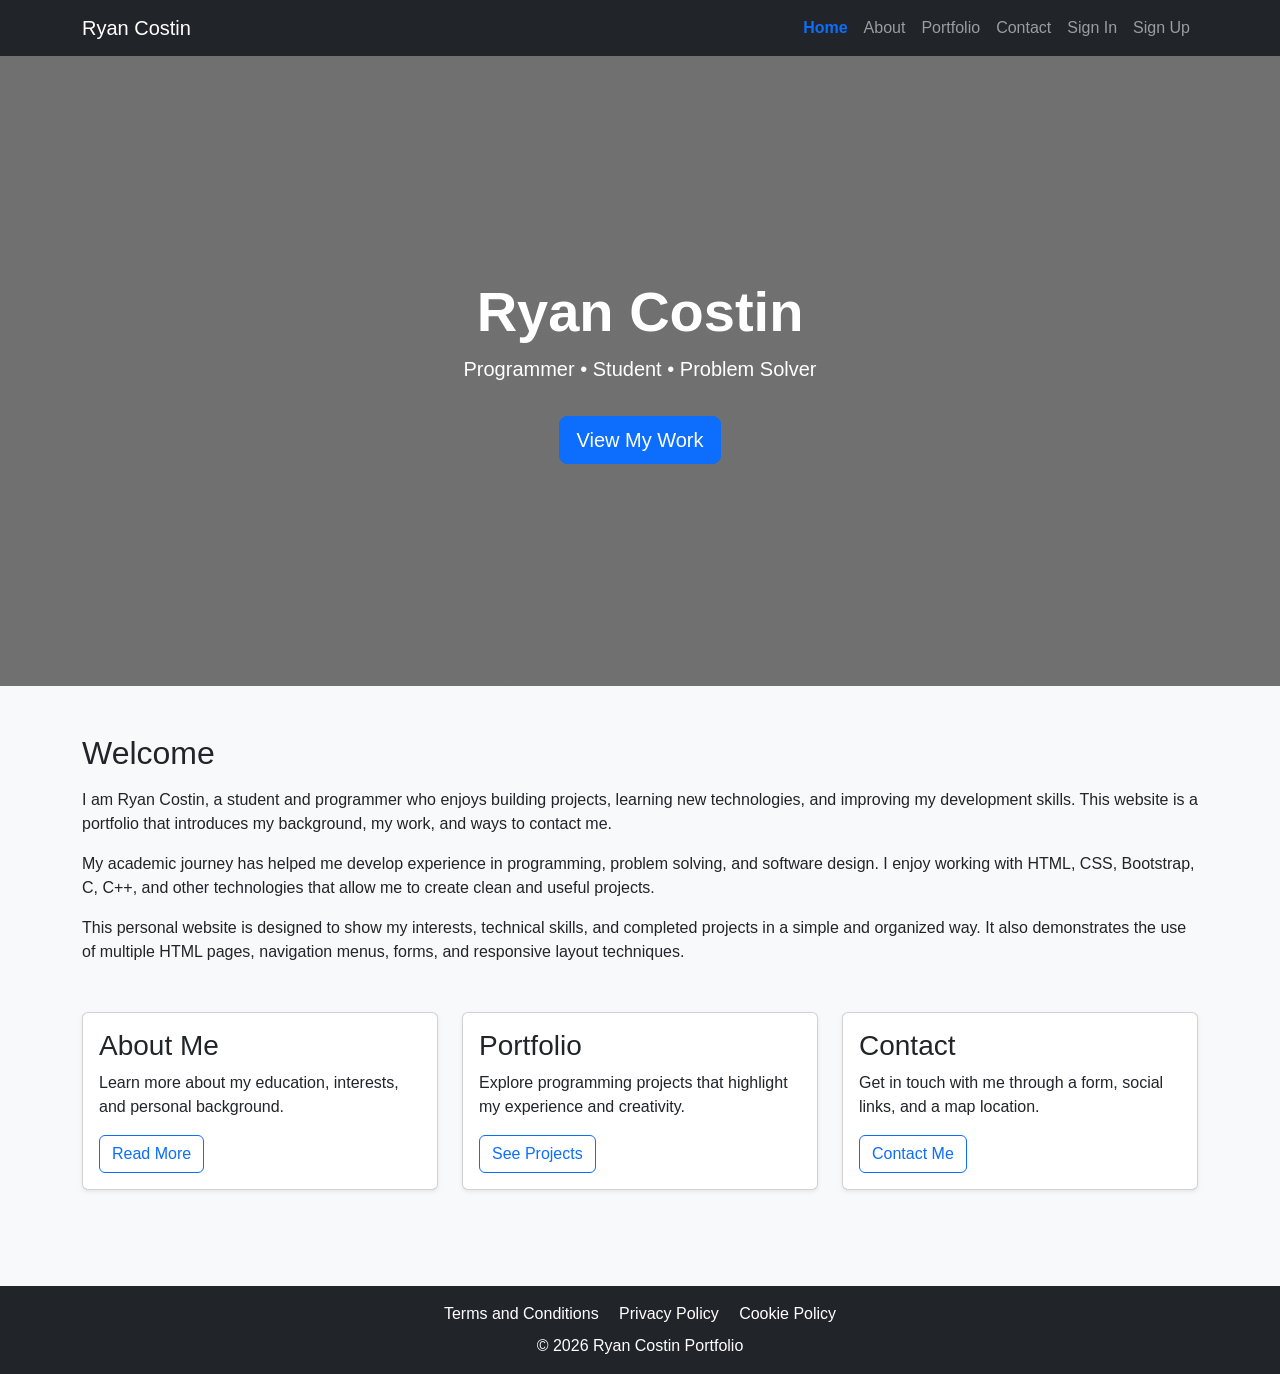
<file: Lab 5 Assignment/index.html>
<!DOCTYPE html>
  <title>Home | Ryan Costin</title>
  <link href="https://cdn.jsdelivr.net/npm/bootstrap@5.3.3/dist/css/bootstrap.min.css" rel="stylesheet">
  <link rel="stylesheet" href="style.css">
</head>
<body>
  <nav class="navbar navbar-expand-lg navbar-dark bg-dark">
    <div class="container">
      <a class="navbar-brand" href="index.html">Ryan Costin</a>
      <button class="navbar-toggler" type="button" data-bs-toggle="collapse" data-bs-target="#navMenu">
        <span class="navbar-toggler-icon"></span>
      </button>
      <div class="collapse navbar-collapse" id="navMenu">
        <ul class="navbar-nav ms-auto">
          <li class="nav-item"><a class="nav-link active" href="index.html">Home</a></li>
          <li class="nav-item"><a class="nav-link" href="about.html">About</a></li>
          <li class="nav-item"><a class="nav-link" href="portfolio.html">Portfolio</a></li>
          <li class="nav-item"><a class="nav-link" href="contact.html">Contact</a></li>
          <li class="nav-item"><a class="nav-link" href="signin.html">Sign In</a></li>
          <li class="nav-item"><a class="nav-link" href="signup.html">Sign Up</a></li>
        </ul>
      </div>
    </div>
  </nav>

  <header class="hero text-center text-white d-flex align-items-center">
    <div class="container">
      <h1 class="display-4 fw-bold">Ryan Costin</h1>
      <p class="lead">Programmer • Student • Problem Solver</p>
      <a href="portfolio.html" class="btn btn-primary btn-lg mt-3">View My Work</a>
    </div>
  </header>

  <main class="container py-5">
    <section class="mb-5">
      <h2 class="mb-3">Welcome</h2>
      <p>I am Ryan Costin, a student and programmer who enjoys building projects, learning new technologies, and improving my development skills. This website is a portfolio that introduces my background, my work, and ways to contact me.</p>
      <p>My academic journey has helped me develop experience in programming, problem solving, and software design. I enjoy working with HTML, CSS, Bootstrap, C, C++, and other technologies that allow me to create clean and useful projects.</p>
      <p>This personal website is designed to show my interests, technical skills, and completed projects in a simple and organized way. It also demonstrates the use of multiple HTML pages, navigation menus, forms, and responsive layout techniques.</p>
    </section>

    <section class="row g-4">
      <div class="col-md-4">
        <article class="card h-100 shadow-sm">
          <div class="card-body">
            <h3 class="card-title">About Me</h3>
            <p class="card-text">Learn more about my education, interests, and personal background.</p>
            <a href="about.html" class="btn btn-outline-primary">Read More</a>
          </div>
        </article>
      </div>
      <div class="col-md-4">
        <article class="card h-100 shadow-sm">
          <div class="card-body">
            <h3 class="card-title">Portfolio</h3>
            <p class="card-text">Explore programming projects that highlight my experience and creativity.</p>
            <a href="portfolio.html" class="btn btn-outline-primary">See Projects</a>
          </div>
        </article>
      </div>
      <div class="col-md-4">
        <article class="card h-100 shadow-sm">
          <div class="card-body">
            <h3 class="card-title">Contact</h3>
            <p class="card-text">Get in touch with me through a form, social links, and a map location.</p>
            <a href="contact.html" class="btn btn-outline-primary">Contact Me</a>
          </div>
        </article>
      </div>
    </section>
  </main>

  <footer class="bg-dark text-white text-center py-3 mt-5">
    <div class="container">
      <a href="terms.html" class="text-white mx-2">Terms and Conditions</a>
      <a href="privacy.html" class="text-white mx-2">Privacy Policy</a>
      <a href="cookie.html" class="text-white mx-2">Cookie Policy</a>
      <p class="mt-2 mb-0">© 2026 Ryan Costin Portfolio</p>
    </div>
  </footer>

  <script src="https://cdn.jsdelivr.net/npm/bootstrap@5.3.3/dist/js/bootstrap.bundle.min.js"></script>
</body>
</html>
</file>
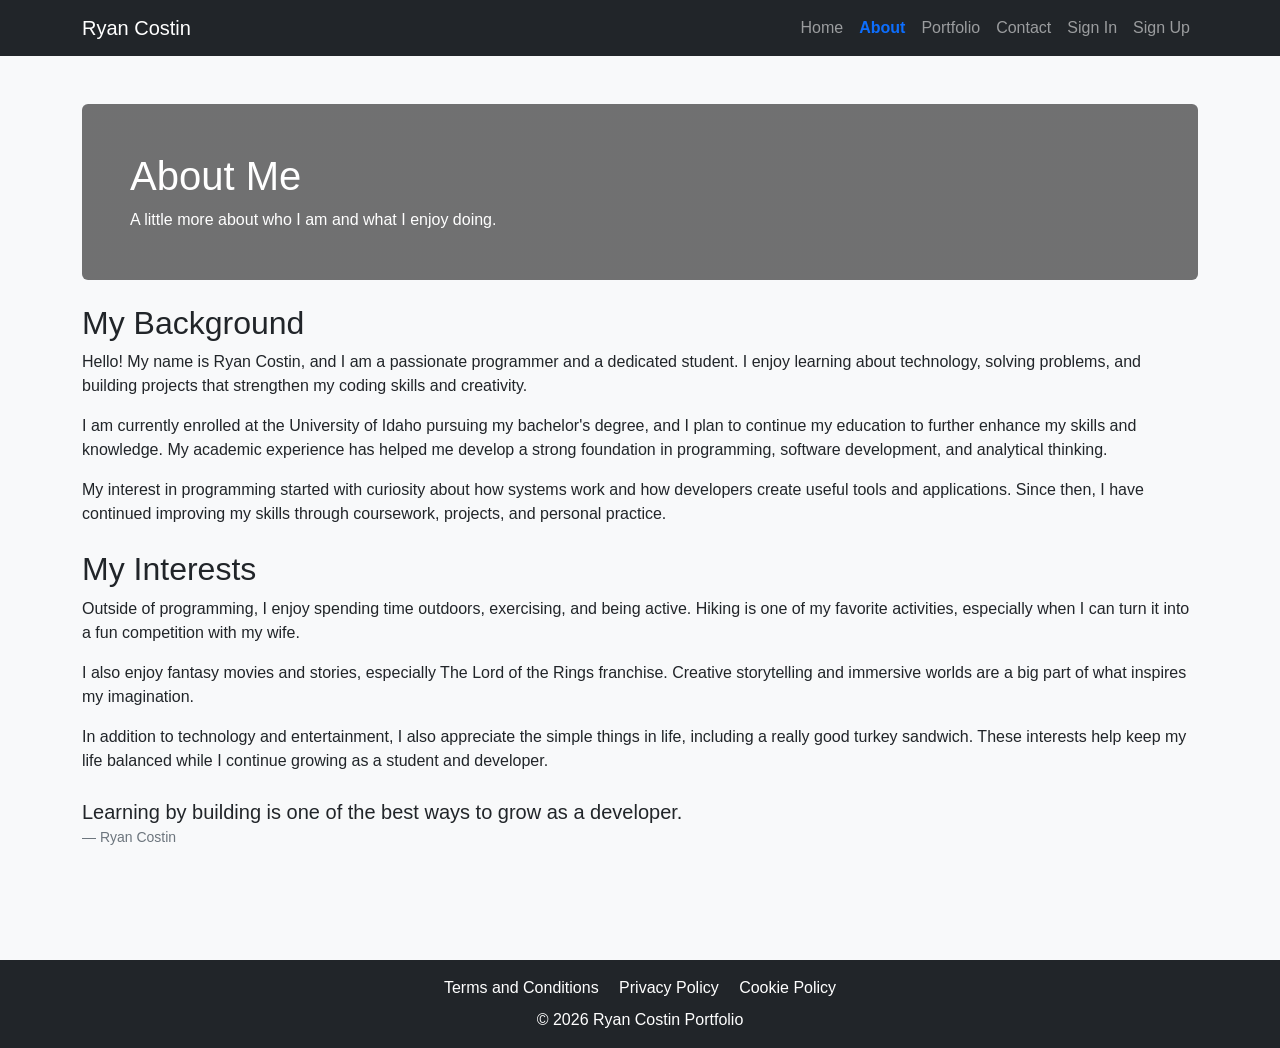
<file: Lab 5 Assignment/about.html>
<!DOCTYPE html>
<html lang="en">
<head>
  <meta charset="UTF-8">
  <meta name="viewport" content="width=device-width, initial-scale=1.0">
  <title>About | Ryan Costin</title>
  <link href="https://cdn.jsdelivr.net/npm/bootstrap@5.3.3/dist/css/bootstrap.min.css" rel="stylesheet">
  <link rel="stylesheet" href="style.css">
</head>
<body>
  <nav class="navbar navbar-expand-lg navbar-dark bg-dark">
    <div class="container">
      <a class="navbar-brand" href="index.html">Ryan Costin</a>
      <button class="navbar-toggler" type="button" data-bs-toggle="collapse" data-bs-target="#navMenu">
        <span class="navbar-toggler-icon"></span>
      </button>
      <div class="collapse navbar-collapse" id="navMenu">
        <ul class="navbar-nav ms-auto">
          <li class="nav-item"><a class="nav-link" href="index.html">Home</a></li>
          <li class="nav-item"><a class="nav-link active" href="about.html">About</a></li>
          <li class="nav-item"><a class="nav-link" href="portfolio.html">Portfolio</a></li>
          <li class="nav-item"><a class="nav-link" href="contact.html">Contact</a></li>
          <li class="nav-item"><a class="nav-link" href="signin.html">Sign In</a></li>
          <li class="nav-item"><a class="nav-link" href="signup.html">Sign Up</a></li>
        </ul>
      </div>
    </div>
  </nav>

  <main class="container py-5">
    <section class="page-banner rounded p-5 mb-4 text-white">
      <h1>About Me</h1>
      <p class="mb-0">A little more about who I am and what I enjoy doing.</p>
    </section>

    <section>
      <h2>My Background</h2>
      <p>Hello! My name is Ryan Costin, and I am a passionate programmer and a dedicated student. I enjoy learning about technology, solving problems, and building projects that strengthen my coding skills and creativity.</p>
      <p>I am currently enrolled at the University of Idaho pursuing my bachelor's degree, and I plan to continue my education to further enhance my skills and knowledge. My academic experience has helped me develop a strong foundation in programming, software development, and analytical thinking.</p>
      <p>My interest in programming started with curiosity about how systems work and how developers create useful tools and applications. Since then, I have continued improving my skills through coursework, projects, and personal practice.</p>

      <h2 class="mt-4">My Interests</h2>
      <p>Outside of programming, I enjoy spending time outdoors, exercising, and being active. Hiking is one of my favorite activities, especially when I can turn it into a fun competition with my wife.</p>
      <p>I also enjoy fantasy movies and stories, especially The Lord of the Rings franchise. Creative storytelling and immersive worlds are a big part of what inspires my imagination.</p>
      <p>In addition to technology and entertainment, I also appreciate the simple things in life, including a really good turkey sandwich. These interests help keep my life balanced while I continue growing as a student and developer.</p>

      <figure class="mt-4">
        <blockquote class="blockquote">
          <p>Learning by building is one of the best ways to grow as a developer.</p>
        </blockquote>
        <figcaption class="blockquote-footer">Ryan Costin</figcaption>
      </figure>
    </section>
  </main>

  <footer class="bg-dark text-white text-center py-3 mt-5">
    <div class="container">
      <a href="terms.html" class="text-white mx-2">Terms and Conditions</a>
      <a href="privacy.html" class="text-white mx-2">Privacy Policy</a>
      <a href="cookie.html" class="text-white mx-2">Cookie Policy</a>
      <p class="mt-2 mb-0">© 2026 Ryan Costin Portfolio</p>
    </div>
  </footer>

  <script src="https://cdn.jsdelivr.net/npm/bootstrap@5.3.3/dist/js/bootstrap.bundle.min.js"></script>
</body>
</html>
</file>
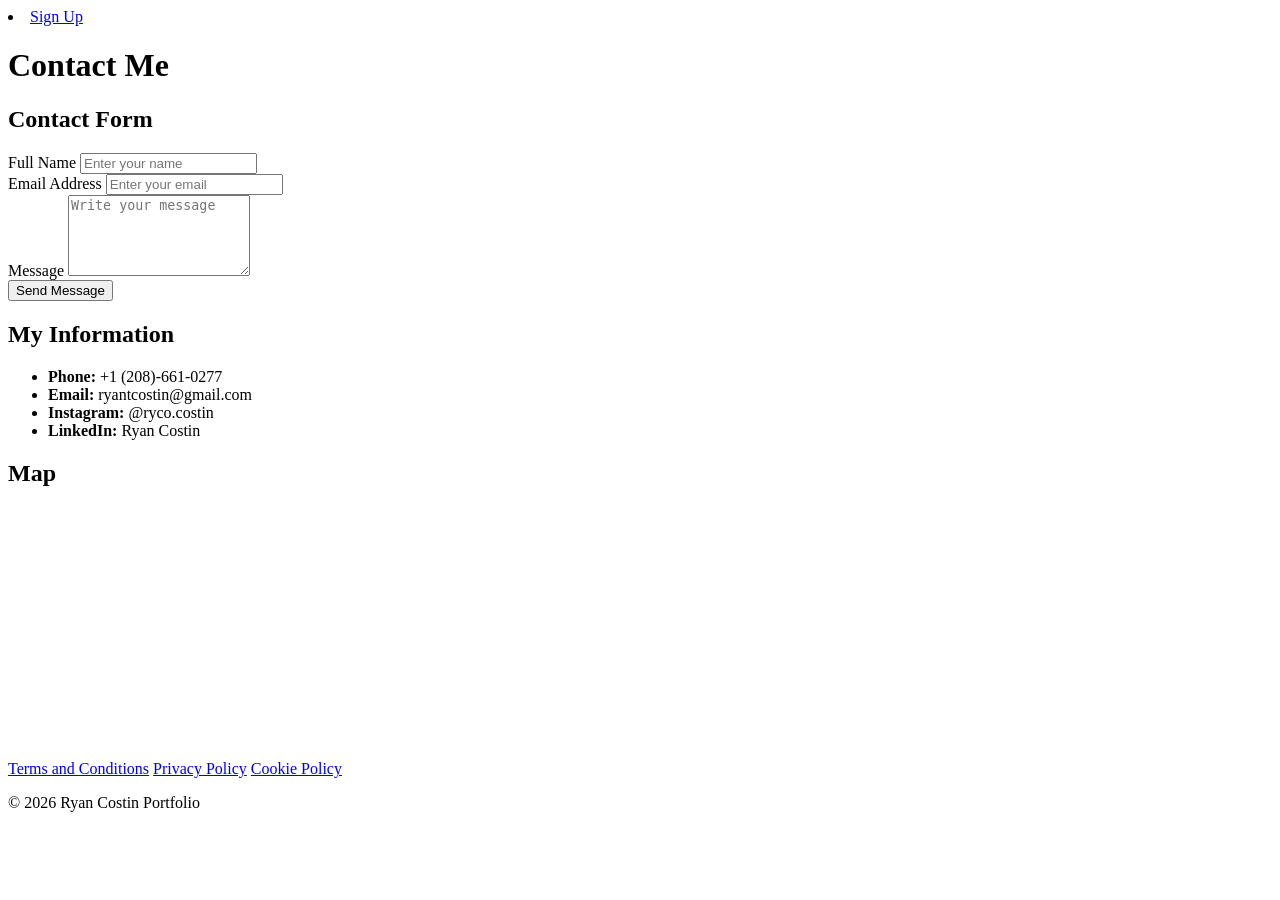
<file: Lab 5 Assignment/contact.html>
<!DOCTYPE html>
          <li class="nav-item"><a class="nav-link" href="signup.html">Sign Up</a></li>
        </ul>
      </div>
    </div>
  </nav>

  <main class="container py-5">
    <h1 class="mb-4">Contact Me</h1>
    <div class="row g-4">
      <div class="col-md-6">
        <div class="card shadow-sm">
          <div class="card-body">
            <h2 class="h4 mb-3">Contact Form</h2>
            <form>
              <div class="mb-3">
                <label for="name" class="form-label">Full Name</label>
                <input type="text" id="name" class="form-control" placeholder="Enter your name">
              </div>
              <div class="mb-3">
                <label for="email" class="form-label">Email Address</label>
                <input type="email" id="email" class="form-control" placeholder="Enter your email">
              </div>
              <div class="mb-3">
                <label for="message" class="form-label">Message</label>
                <textarea id="message" class="form-control" rows="5" placeholder="Write your message"></textarea>
              </div>
              <button type="submit" class="btn btn-primary">Send Message</button>
            </form>
          </div>
        </div>
      </div>

      <div class="col-md-6">
        <div class="card shadow-sm h-100">
          <div class="card-body">
            <h2 class="h4 mb-3">My Information</h2>
            <ul>
              <li><strong>Phone:</strong> +1 (208)-661-0277</li>
              <li><strong>Email:</strong> ryantcostin@gmail.com</li>
              <li><strong>Instagram:</strong> @ryco.costin</li>
              <li><strong>LinkedIn:</strong> Ryan Costin</li>
            </ul>
            <h2 class="h4 mt-4 mb-3">Map</h2>
            <iframe src="https://maps.google.com/maps?q=Coeur%20d'Alene%2C%20Idaho&t=&z=13&ie=UTF8&iwloc=&output=embed" width="100%" height="250" style="border:0;" allowfullscreen="" loading="lazy"></iframe>
          </div>
        </div>
      </div>
    </div>
  </main>

  <footer class="bg-dark text-white text-center py-3 mt-5">
    <div class="container">
      <a href="terms.html" class="text-white mx-2">Terms and Conditions</a>
      <a href="privacy.html" class="text-white mx-2">Privacy Policy</a>
      <a href="cookie.html" class="text-white mx-2">Cookie Policy</a>
      <p class="mt-2 mb-0">© 2026 Ryan Costin Portfolio</p>
    </div>
  </footer>

  <script src="https://cdn.jsdelivr.net/npm/bootstrap@5.3.3/dist/js/bootstrap.bundle.min.js"></script>
</body>
</html>
</file>
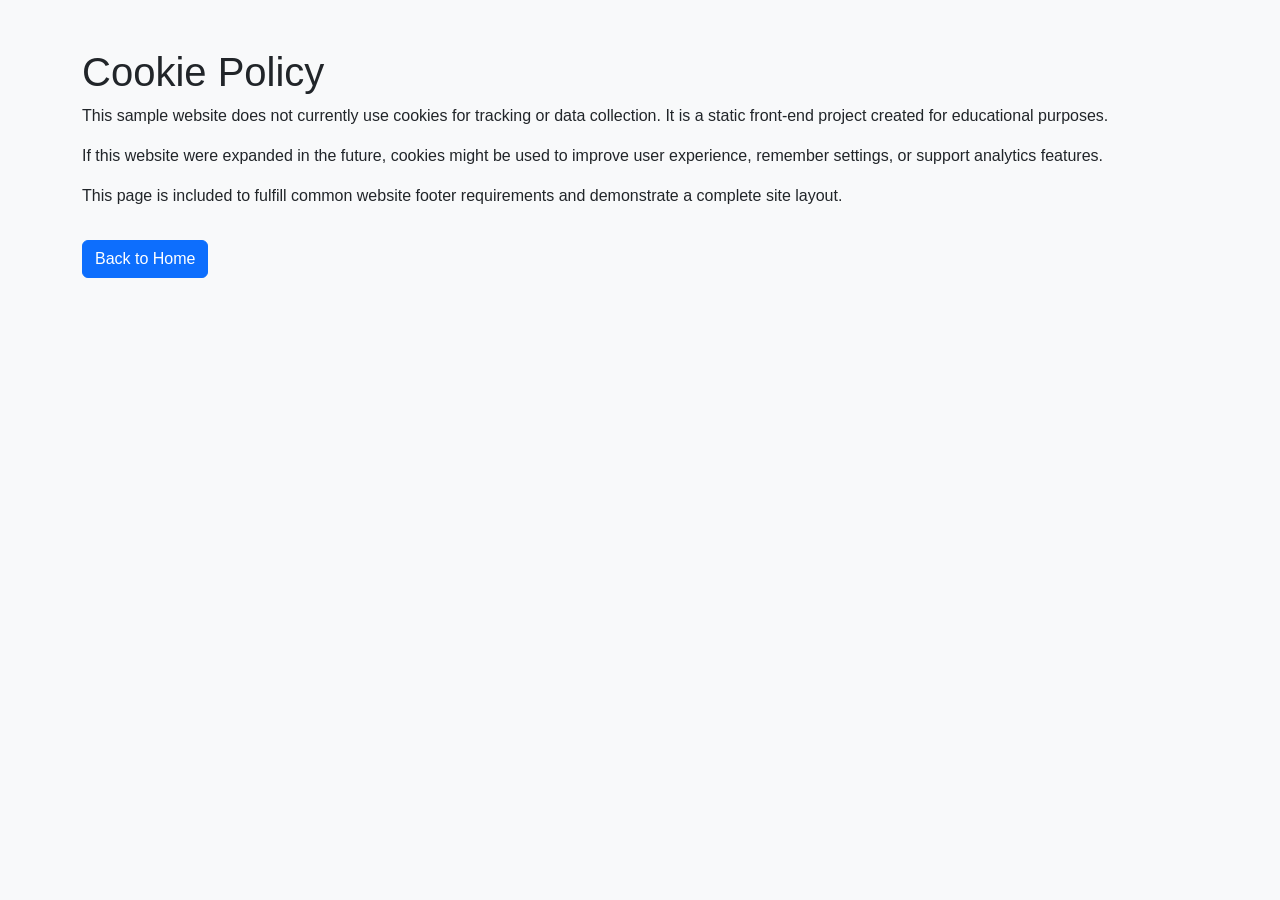
<file: Lab 5 Assignment/cookie.html>
<!DOCTYPE html>
<html lang="en">
<head>
  <meta charset="UTF-8">
  <meta name="viewport" content="width=device-width, initial-scale=1.0">
  <title>Cookie Policy</title>
  <link href="https://cdn.jsdelivr.net/npm/bootstrap@5.3.3/dist/css/bootstrap.min.css" rel="stylesheet">
  <link rel="stylesheet" href="style.css">
</head>
<body>
  <div class="container py-5">
    <h1>Cookie Policy</h1>
    <p>This sample website does not currently use cookies for tracking or data collection. It is a static front-end project created for educational purposes.</p>
    <p>If this website were expanded in the future, cookies might be used to improve user experience, remember settings, or support analytics features.</p>
    <p>This page is included to fulfill common website footer requirements and demonstrate a complete site layout.</p>
    <a href="index.html" class="btn btn-primary mt-3">Back to Home</a>
  </div>
</body>
</html>
</file>
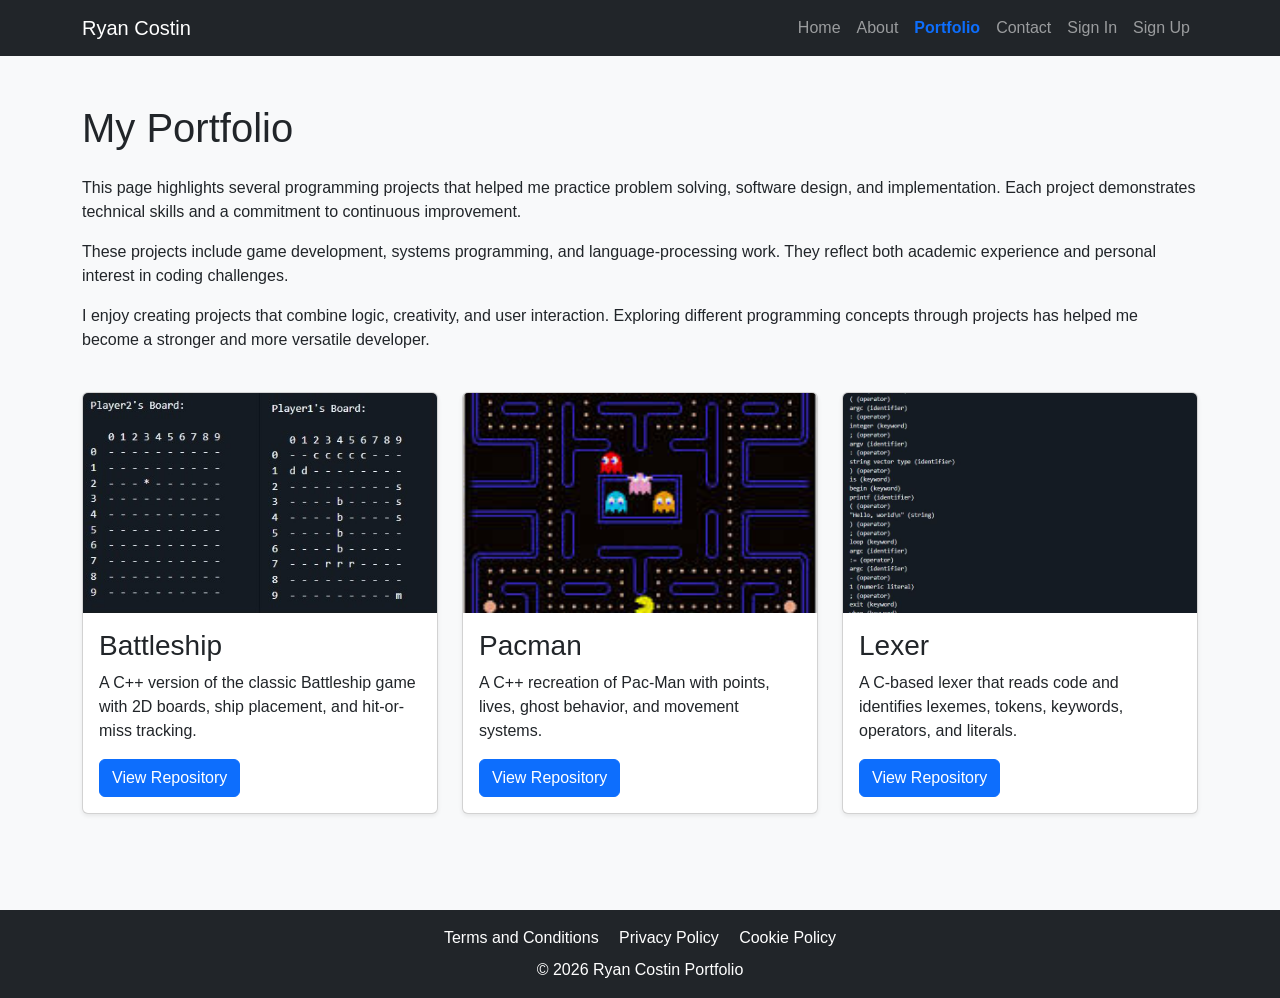
<file: Lab 5 Assignment/portfolio.html>
<!DOCTYPE html>
<html lang="en">
<head>
  <meta charset="UTF-8">
  <meta name="viewport" content="width=device-width, initial-scale=1.0">
  <title>Portfolio | Ryan Costin</title>
  <link href="https://cdn.jsdelivr.net/npm/bootstrap@5.3.3/dist/css/bootstrap.min.css" rel="stylesheet">
  <link rel="stylesheet" href="style.css">
</head>
<body>
  <nav class="navbar navbar-expand-lg navbar-dark bg-dark">
    <div class="container">
      <a class="navbar-brand" href="index.html">Ryan Costin</a>
      <button class="navbar-toggler" type="button" data-bs-toggle="collapse" data-bs-target="#navMenu">
        <span class="navbar-toggler-icon"></span>
      </button>
      <div class="collapse navbar-collapse" id="navMenu">
        <ul class="navbar-nav ms-auto">
          <li class="nav-item"><a class="nav-link" href="index.html">Home</a></li>
          <li class="nav-item"><a class="nav-link" href="about.html">About</a></li>
          <li class="nav-item"><a class="nav-link active" href="portfolio.html">Portfolio</a></li>
          <li class="nav-item"><a class="nav-link" href="contact.html">Contact</a></li>
          <li class="nav-item"><a class="nav-link" href="signin.html">Sign In</a></li>
          <li class="nav-item"><a class="nav-link" href="signup.html">Sign Up</a></li>
        </ul>
      </div>
    </div>
  </nav>

  <main class="container py-5">
    <h1 class="mb-4">My Portfolio</h1>
    <p>This page highlights several programming projects that helped me practice problem solving, software design, and implementation. Each project demonstrates technical skills and a commitment to continuous improvement.</p>
    <p>These projects include game development, systems programming, and language-processing work. They reflect both academic experience and personal interest in coding challenges.</p>
    <p>I enjoy creating projects that combine logic, creativity, and user interaction. Exploring different programming concepts through projects has helped me become a stronger and more versatile developer.</p>

    <div class="row g-4 mt-2">
      <div class="col-md-4">
        <div class="card h-100 shadow-sm">
          <img src="Battleship_img.jpg" class="card-img-top" alt="Battleship project">
          <div class="card-body">
            <h3 class="card-title">Battleship</h3>
            <p class="card-text">A C++ version of the classic Battleship game with 2D boards, ship placement, and hit-or-miss tracking.</p>
            <a href="https://github.com/CS150-Fall23/pa8-wii-unfit" target="_blank" class="btn btn-primary">View Repository</a>
          </div>
        </div>
      </div>

      <div class="col-md-4">
        <div class="card h-100 shadow-sm">
          <img src="Pacman_img.jpg" class="card-img-top" alt="Pacman project">
          <div class="card-body">
            <h3 class="card-title">Pacman</h3>
            <p class="card-text">A C++ recreation of Pac-Man with points, lives, ghost behavior, and movement systems.</p>
            <a href="https://github.com/SuttonU/C-Man" target="_blank" class="btn btn-primary">View Repository</a>
          </div>
        </div>
      </div>

      <div class="col-md-4">
        <div class="card h-100 shadow-sm">
          <img src="Lexer_img.jpg" class="card-img-top" alt="Lexer project">
          <div class="card-body">
            <h3 class="card-title">Lexer</h3>
            <p class="card-text">A C-based lexer that reads code and identifies lexemes, tokens, keywords, operators, and literals.</p>
            <a href="https://github.com/CS210-Fall2024/lexer-midterm-project-RTCostin" target="_blank" class="btn btn-primary">View Repository</a>
          </div>
        </div>
      </div>
    </div>
  </main>

  <footer class="bg-dark text-white text-center py-3 mt-5">
    <div class="container">
      <a href="terms.html" class="text-white mx-2">Terms and Conditions</a>
      <a href="privacy.html" class="text-white mx-2">Privacy Policy</a>
      <a href="cookie.html" class="text-white mx-2">Cookie Policy</a>
      <p class="mt-2 mb-0">© 2026 Ryan Costin Portfolio</p>
    </div>
  </footer>

  <script src="https://cdn.jsdelivr.net/npm/bootstrap@5.3.3/dist/js/bootstrap.bundle.min.js"></script>
</body>
</html>
</file>
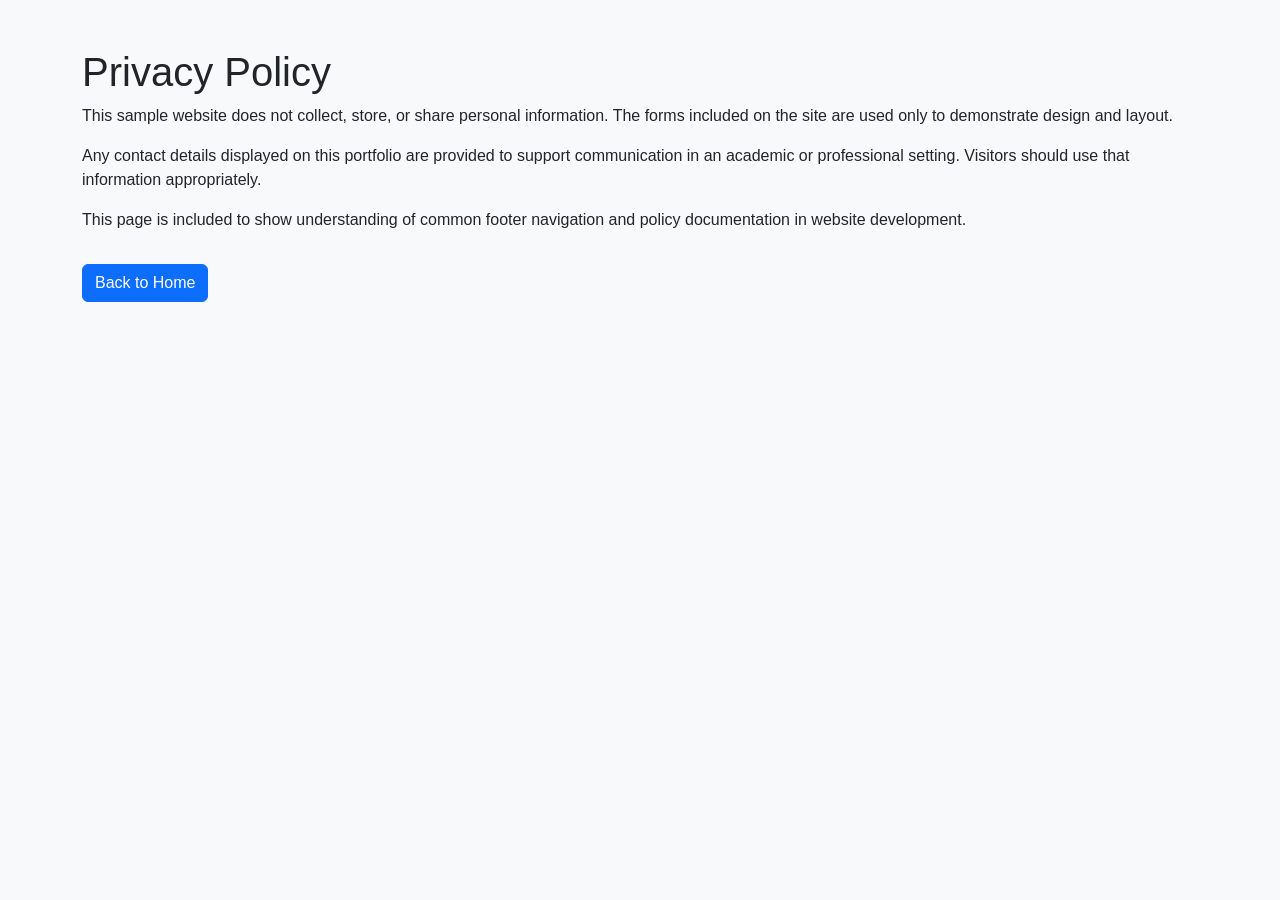
<file: Lab 5 Assignment/privacy.html>
<!DOCTYPE html>
<html lang="en">
<head>
  <meta charset="UTF-8">
  <meta name="viewport" content="width=device-width, initial-scale=1.0">
  <title>Privacy Policy</title>
  <link href="https://cdn.jsdelivr.net/npm/bootstrap@5.3.3/dist/css/bootstrap.min.css" rel="stylesheet">
  <link rel="stylesheet" href="style.css">
</head>
<body>
  <div class="container py-5">
    <h1>Privacy Policy</h1>
    <p>This sample website does not collect, store, or share personal information. The forms included on the site are used only to demonstrate design and layout.</p>
    <p>Any contact details displayed on this portfolio are provided to support communication in an academic or professional setting. Visitors should use that information appropriately.</p>
    <p>This page is included to show understanding of common footer navigation and policy documentation in website development.</p>
    <a href="index.html" class="btn btn-primary mt-3">Back to Home</a>
  </div>
</body>
</html>
</file>
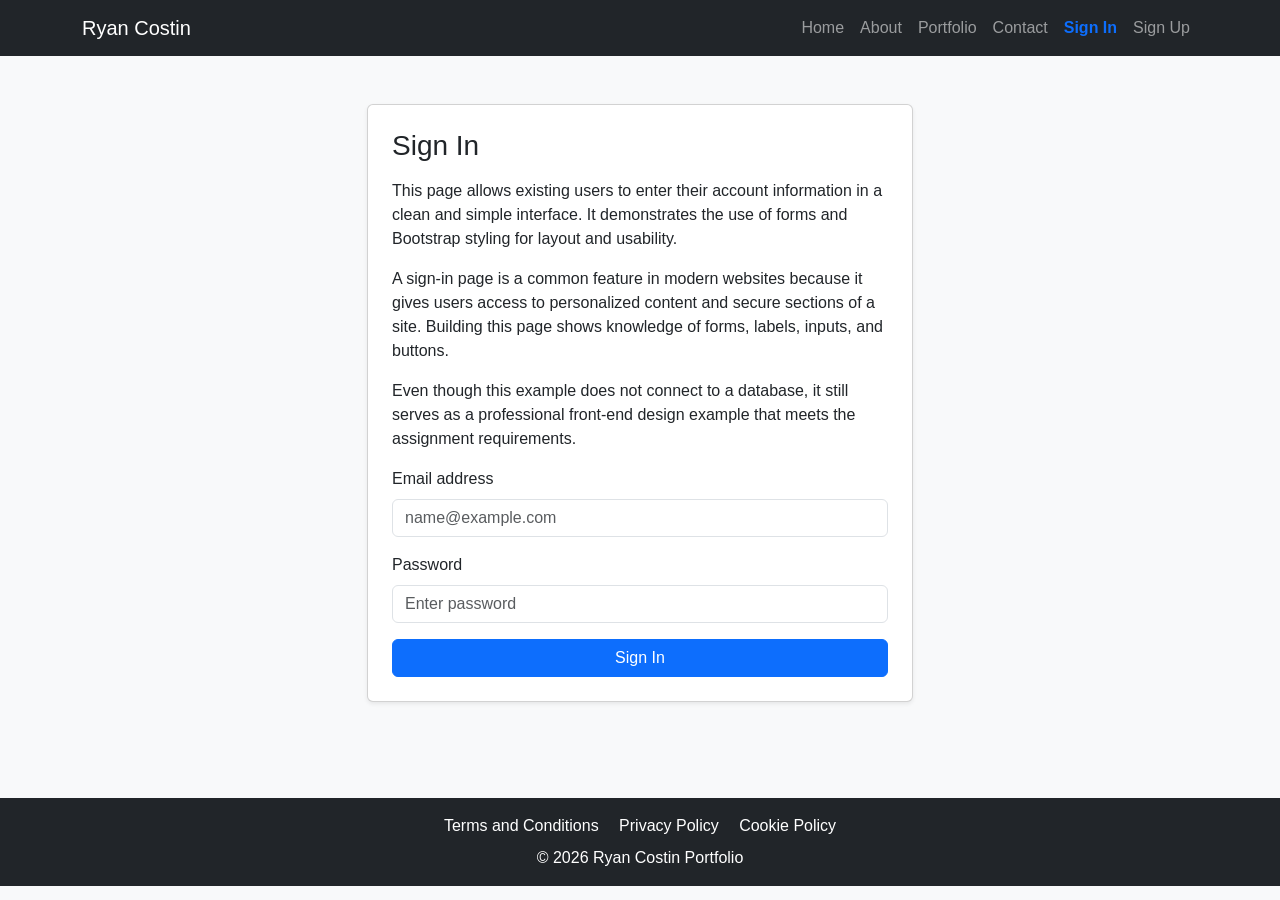
<file: Lab 5 Assignment/signin.html>
<!DOCTYPE html>
<html lang="en">
<head>
  <meta charset="UTF-8">
  <meta name="viewport" content="width=device-width, initial-scale=1.0">
  <title>Sign In | Ryan Costin</title>
  <link href="https://cdn.jsdelivr.net/npm/bootstrap@5.3.3/dist/css/bootstrap.min.css" rel="stylesheet">
  <link rel="stylesheet" href="style.css">
</head>
<body>
  <nav class="navbar navbar-expand-lg navbar-dark bg-dark">
    <div class="container">
      <a class="navbar-brand" href="index.html">Ryan Costin</a>
      <button class="navbar-toggler" type="button" data-bs-toggle="collapse" data-bs-target="#navMenu">
        <span class="navbar-toggler-icon"></span>
      </button>
      <div class="collapse navbar-collapse" id="navMenu">
        <ul class="navbar-nav ms-auto">
          <li class="nav-item"><a class="nav-link" href="index.html">Home</a></li>
          <li class="nav-item"><a class="nav-link" href="about.html">About</a></li>
          <li class="nav-item"><a class="nav-link" href="portfolio.html">Portfolio</a></li>
          <li class="nav-item"><a class="nav-link" href="contact.html">Contact</a></li>
          <li class="nav-item"><a class="nav-link active" href="signin.html">Sign In</a></li>
          <li class="nav-item"><a class="nav-link" href="signup.html">Sign Up</a></li>
        </ul>
      </div>
    </div>
  </nav>

  <main class="container py-5">
    <div class="row justify-content-center">
      <div class="col-md-6">
        <div class="card shadow-sm">
          <div class="card-body p-4">
            <h1 class="h3 mb-3">Sign In</h1>
            <p>This page allows existing users to enter their account information in a clean and simple interface. It demonstrates the use of forms and Bootstrap styling for layout and usability.</p>
            <p>A sign-in page is a common feature in modern websites because it gives users access to personalized content and secure sections of a site. Building this page shows knowledge of forms, labels, inputs, and buttons.</p>
            <p>Even though this example does not connect to a database, it still serves as a professional front-end design example that meets the assignment requirements.</p>
            <form>
              <div class="mb-3">
                <label for="signinEmail" class="form-label">Email address</label>
                <input type="email" class="form-control" id="signinEmail" placeholder="name@example.com">
              </div>
              <div class="mb-3">
                <label for="signinPassword" class="form-label">Password</label>
                <input type="password" class="form-control" id="signinPassword" placeholder="Enter password">
              </div>
              <button type="submit" class="btn btn-primary w-100">Sign In</button>
            </form>
          </div>
        </div>
      </div>
    </div>
  </main>

  <footer class="bg-dark text-white text-center py-3 mt-5">
    <div class="container">
      <a href="terms.html" class="text-white mx-2">Terms and Conditions</a>
      <a href="privacy.html" class="text-white mx-2">Privacy Policy</a>
      <a href="cookie.html" class="text-white mx-2">Cookie Policy</a>
      <p class="mt-2 mb-0">© 2026 Ryan Costin Portfolio</p>
    </div>
  </footer>

  <script src="https://cdn.jsdelivr.net/npm/bootstrap@5.3.3/dist/js/bootstrap.bundle.min.js"></script>
</body>
</html>
</file>
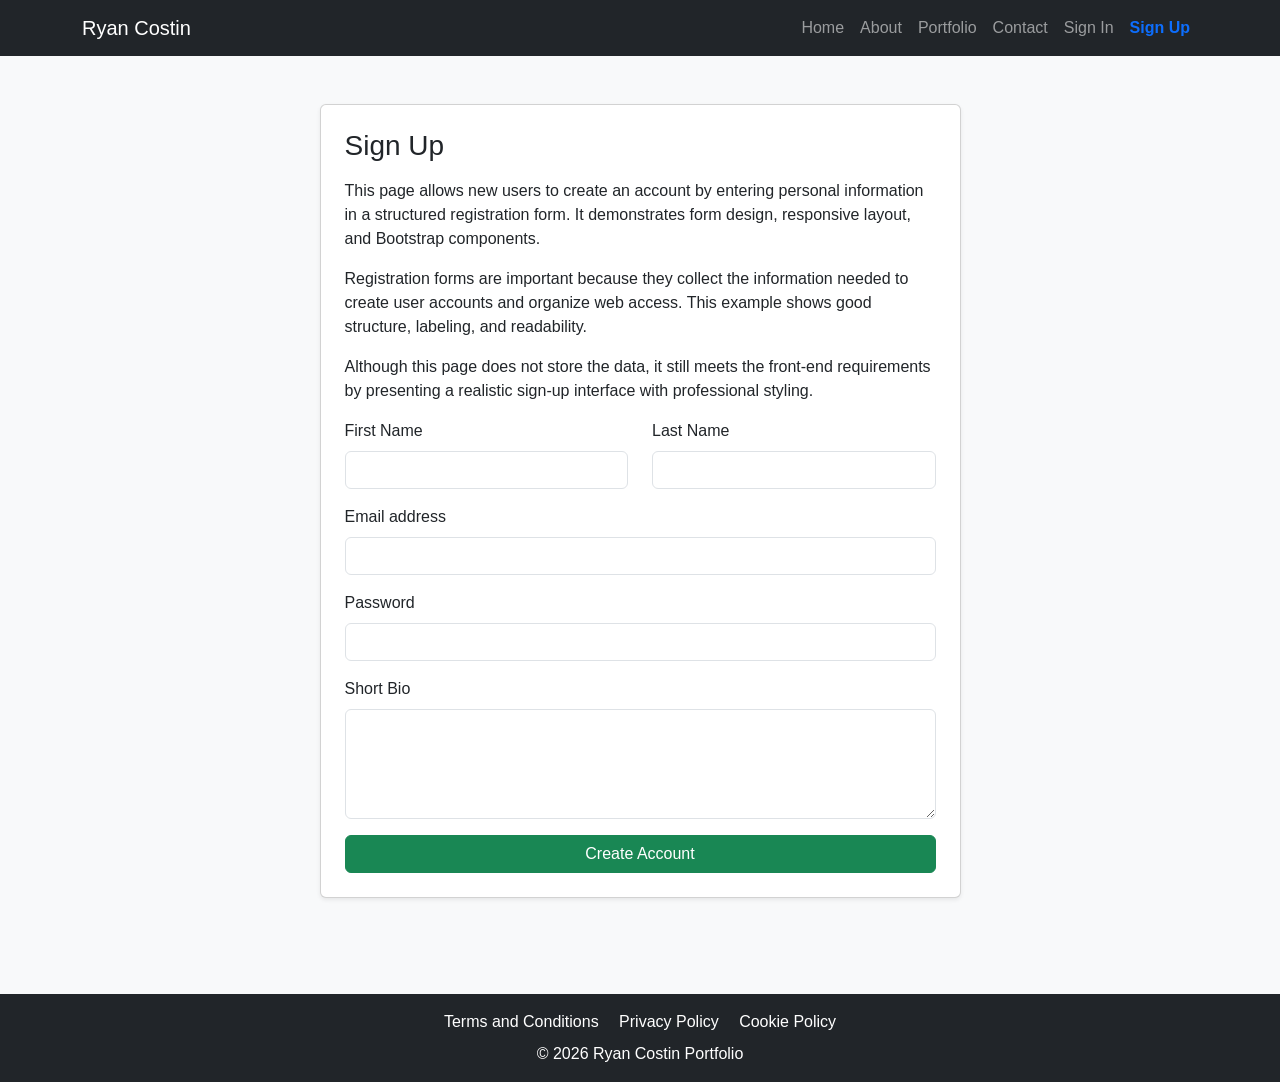
<file: Lab 5 Assignment/signup.html>
<!DOCTYPE html>
<html lang="en">
<head>
  <meta charset="UTF-8">
  <meta name="viewport" content="width=device-width, initial-scale=1.0">
  <title>Sign Up | Ryan Costin</title>
  <link href="https://cdn.jsdelivr.net/npm/bootstrap@5.3.3/dist/css/bootstrap.min.css" rel="stylesheet">
  <link rel="stylesheet" href="style.css">
</head>
<body>
  <nav class="navbar navbar-expand-lg navbar-dark bg-dark">
    <div class="container">
      <a class="navbar-brand" href="index.html">Ryan Costin</a>
      <button class="navbar-toggler" type="button" data-bs-toggle="collapse" data-bs-target="#navMenu">
        <span class="navbar-toggler-icon"></span>
      </button>
      <div class="collapse navbar-collapse" id="navMenu">
        <ul class="navbar-nav ms-auto">
          <li class="nav-item"><a class="nav-link" href="index.html">Home</a></li>
          <li class="nav-item"><a class="nav-link" href="about.html">About</a></li>
          <li class="nav-item"><a class="nav-link" href="portfolio.html">Portfolio</a></li>
          <li class="nav-item"><a class="nav-link" href="contact.html">Contact</a></li>
          <li class="nav-item"><a class="nav-link" href="signin.html">Sign In</a></li>
          <li class="nav-item"><a class="nav-link active" href="signup.html">Sign Up</a></li>
        </ul>
      </div>
    </div>
  </nav>

  <main class="container py-5">
    <div class="row justify-content-center">
      <div class="col-md-7">
        <div class="card shadow-sm">
          <div class="card-body p-4">
            <h1 class="h3 mb-3">Sign Up</h1>
            <p>This page allows new users to create an account by entering personal information in a structured registration form. It demonstrates form design, responsive layout, and Bootstrap components.</p>
            <p>Registration forms are important because they collect the information needed to create user accounts and organize web access. This example shows good structure, labeling, and readability.</p>
            <p>Although this page does not store the data, it still meets the front-end requirements by presenting a realistic sign-up interface with professional styling.</p>
            <form>
              <div class="row">
                <div class="col-md-6 mb-3">
                  <label for="firstName" class="form-label">First Name</label>
                  <input type="text" class="form-control" id="firstName">
                </div>
                <div class="col-md-6 mb-3">
                  <label for="lastName" class="form-label">Last Name</label>
                  <input type="text" class="form-control" id="lastName">
                </div>
              </div>
              <div class="mb-3">
                <label for="signupEmail" class="form-label">Email address</label>
                <input type="email" class="form-control" id="signupEmail">
              </div>
              <div class="mb-3">
                <label for="signupPassword" class="form-label">Password</label>
                <input type="password" class="form-control" id="signupPassword">
              </div>
              <div class="mb-3">
                <label for="bio" class="form-label">Short Bio</label>
                <textarea class="form-control" id="bio" rows="4"></textarea>
              </div>
              <button type="submit" class="btn btn-success w-100">Create Account</button>
            </form>
          </div>
        </div>
      </div>
    </div>
  </main>

  <footer class="bg-dark text-white text-center py-3 mt-5">
    <div class="container">
      <a href="terms.html" class="text-white mx-2">Terms and Conditions</a>
      <a href="privacy.html" class="text-white mx-2">Privacy Policy</a>
      <a href="cookie.html" class="text-white mx-2">Cookie Policy</a>
      <p class="mt-2 mb-0">© 2026 Ryan Costin Portfolio</p>
    </div>
  </footer>

  <script src="https://cdn.jsdelivr.net/npm/bootstrap@5.3.3/dist/js/bootstrap.bundle.min.js"></script>
</body>
</html>
</file>
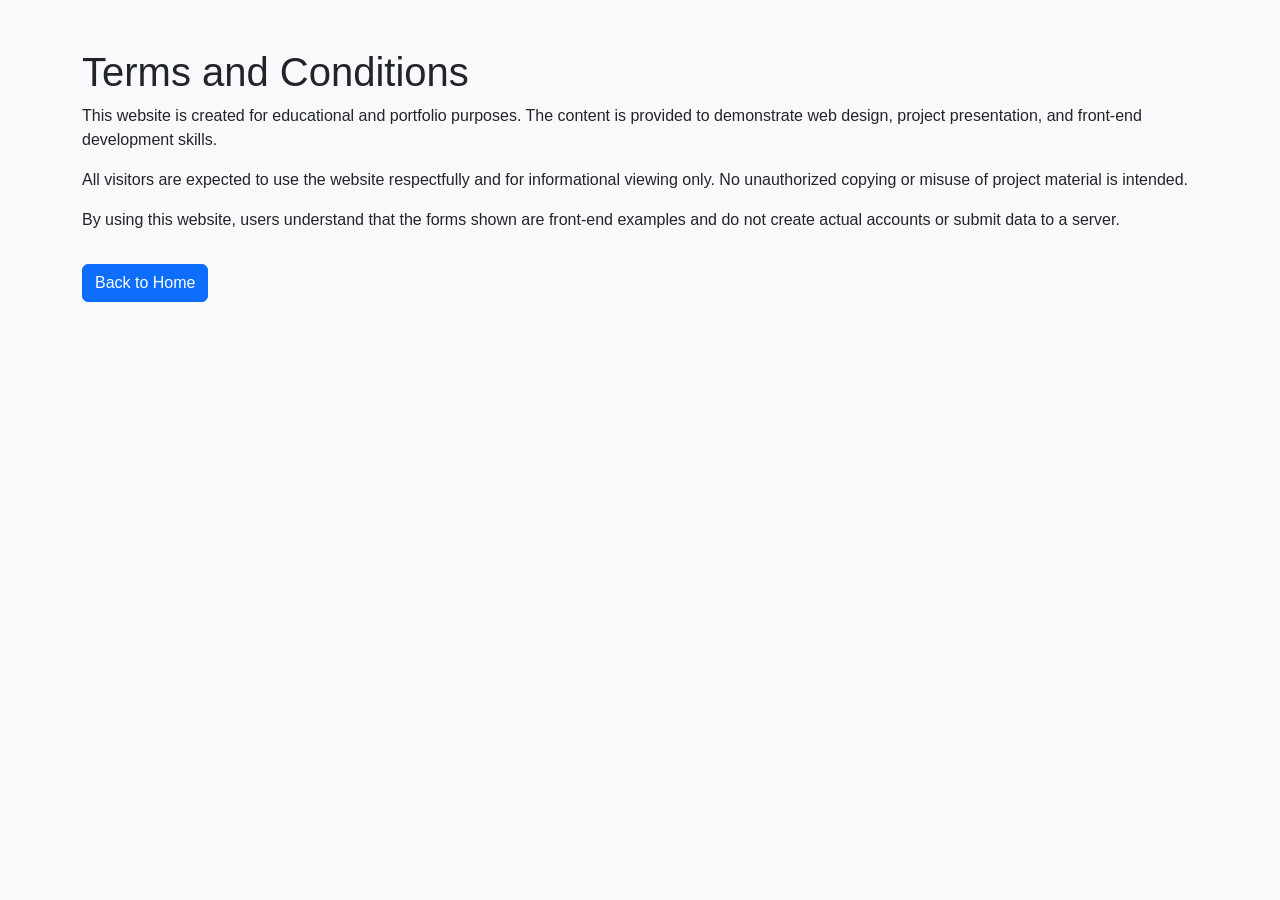
<file: Lab 5 Assignment/terms.html>
<!DOCTYPE html>
<html lang="en">
<head>
  <meta charset="UTF-8">
  <meta name="viewport" content="width=device-width, initial-scale=1.0">
  <title>Terms and Conditions</title>
  <link href="https://cdn.jsdelivr.net/npm/bootstrap@5.3.3/dist/css/bootstrap.min.css" rel="stylesheet">
  <link rel="stylesheet" href="style.css">
</head>
<body>
  <div class="container py-5">
    <h1>Terms and Conditions</h1>
    <p>This website is created for educational and portfolio purposes. The content is provided to demonstrate web design, project presentation, and front-end development skills.</p>
    <p>All visitors are expected to use the website respectfully and for informational viewing only. No unauthorized copying or misuse of project material is intended.</p>
    <p>By using this website, users understand that the forms shown are front-end examples and do not create actual accounts or submit data to a server.</p>
    <a href="index.html" class="btn btn-primary mt-3">Back to Home</a>
  </div>
</body>
</html>
</file>
<file: Lab 5 Assignment/style.css>
body {
  font-family: Arial, sans-serif;
  background-color: #f8f9fa;
}

.hero {
  min-height: 70vh;
  background: linear-gradient(rgba(0,0,0,0.55), rgba(0,0,0,0.55)),
    url('https://www.cdaresort.com/wp-content/uploads/2024/06/HEADER.jpg') center/cover no-repeat;
}

.page-banner {
  background: linear-gradient(rgba(0,0,0,0.55), rgba(0,0,0,0.55)),
    url('https://i.redd.it/34exdvsnptt21.jpg') center/cover no-repeat;
}

.nav-link.active {
  font-weight: bold;
  color: #0d6efd !important;
}

.card-img-top {
  height: 220px;
  object-fit: cover;
}

footer a {
  text-decoration: none;
}

footer a:hover {
  text-decoration: underline;
}
</file>
